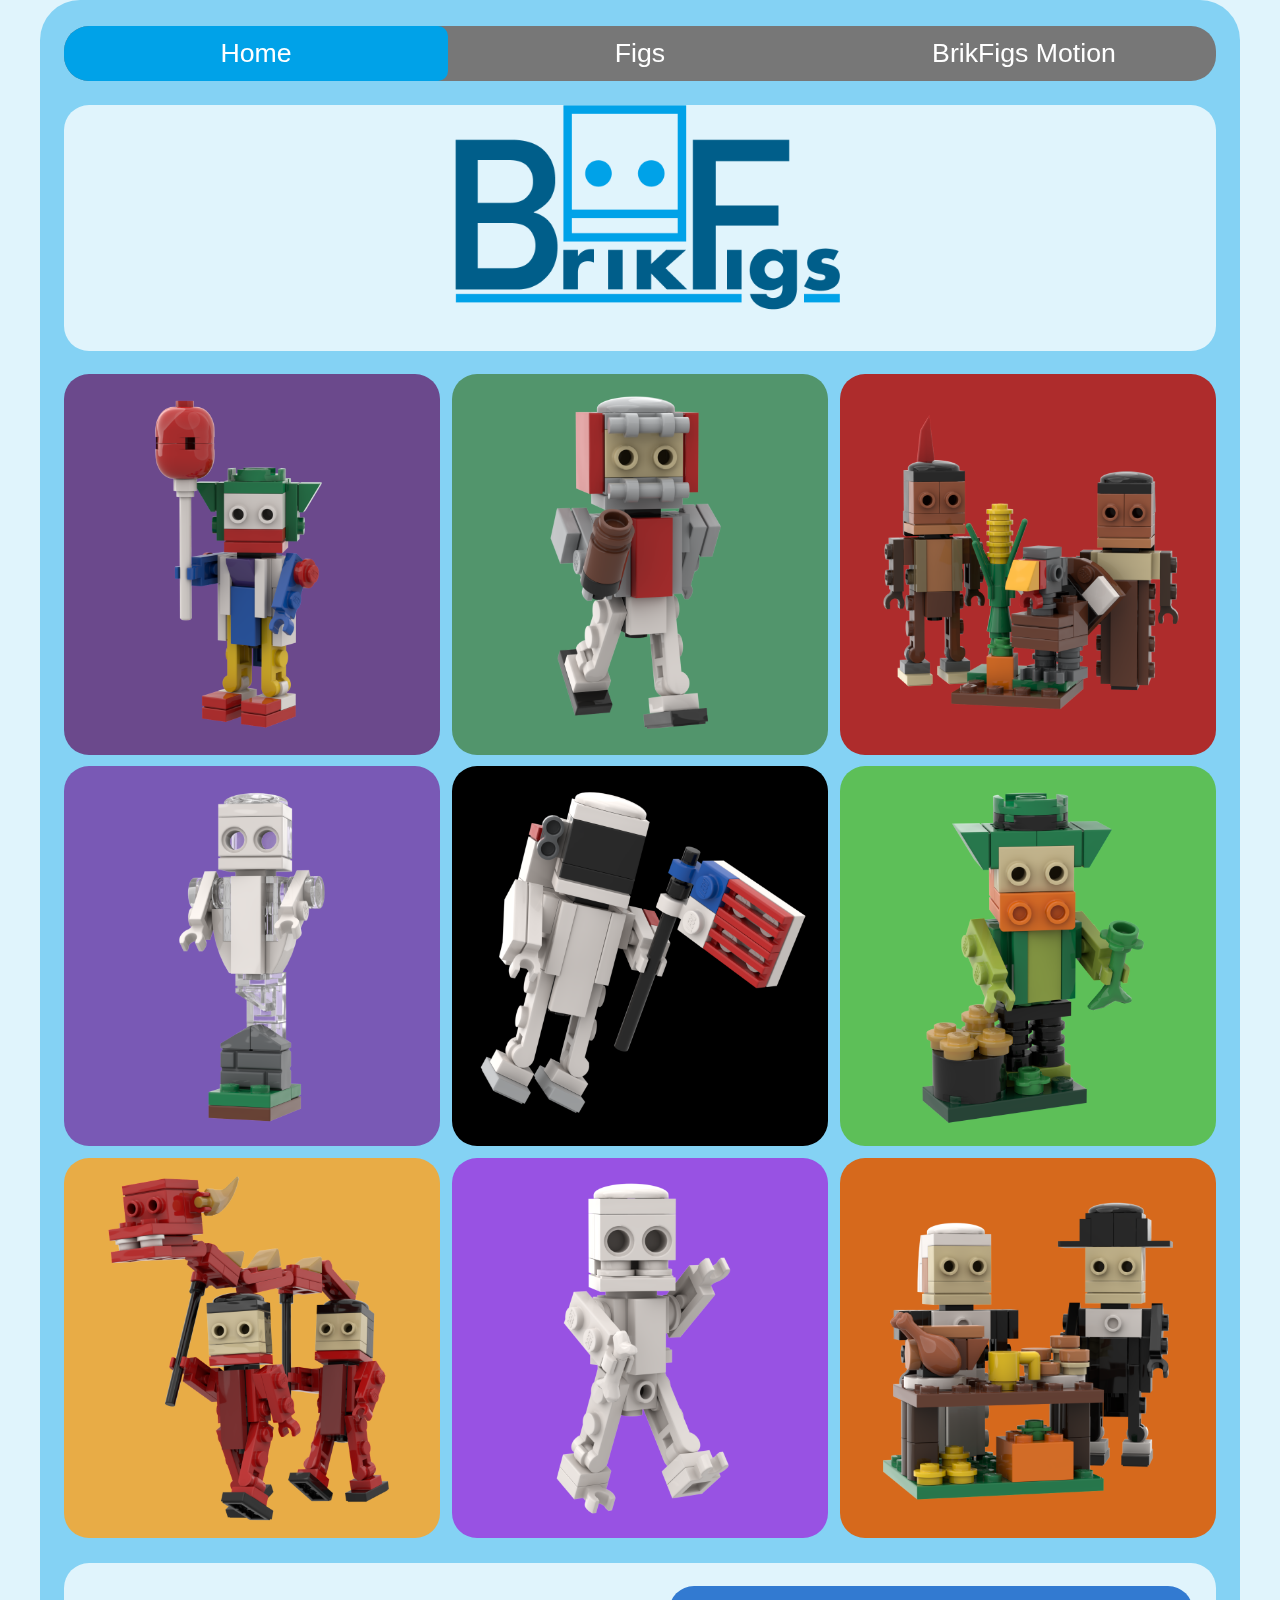
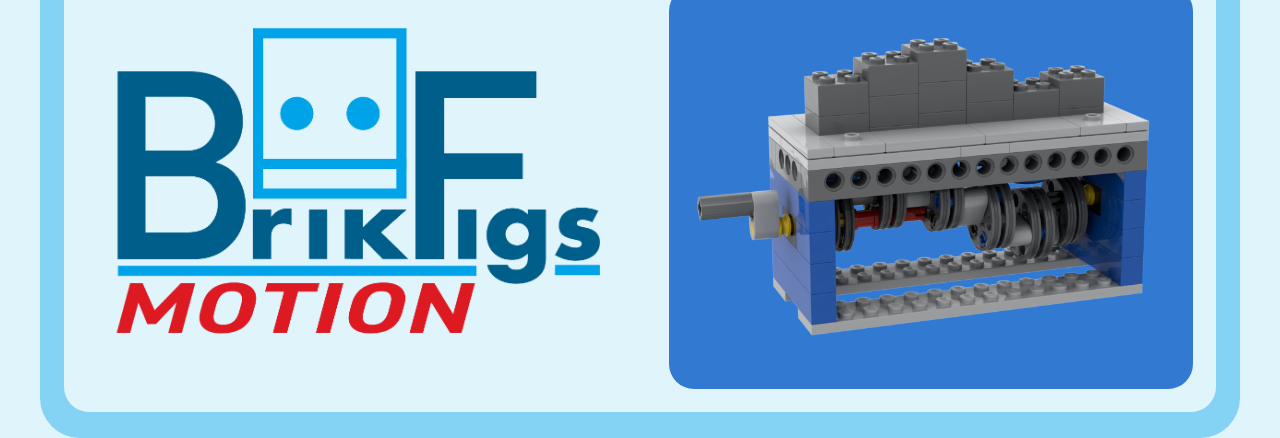
<file: index.html>
<!DOCTYPE html>

<html>
<html lang="en">
<head>
  <meta charset="UTF-8">
  <title>BrikFigs</title>
  <meta name="Author" content="Alex King"/>
  <meta name="viewport" content="width=device-width, initial-scale=1">
  <link rel="stylesheet" type="text/css" href="main.css">
  <script src="script.js"></script>
  <link rel="stylesheet" href="https://cdnjs.cloudflare.com/ajax/libs/font-awesome/4.7.0/css/font-awesome.min.css">
  <link href="https://fonts.googleapis.com/css?family=Poiret+One" rel="stylesheet">
  <link href="https://fonts.googleapis.com/css?family=Lato:300&display=swap" rel="stylesheet">
  <link href="https://fonts.googleapis.com/css?family=Nanum+Gothic" rel="stylesheet">
  <link rel="shortcut icon" type="image/png" href="favicon.ico">
</head>

<header>
  <nav class="topnav" id="navbar">
    <a href="javascript:void(0);" class="active" onclick="scrollToTop()" >Home</a>
    <a href="figs.html">Figs</a>
    <a href="motion.html">BrikFigs Motion</a>
    <!-- <a href="U.html">BrikFigsU</a> -->
    <!--<a href="about.html">About</a> -->
    <a href="javascript:void(0);" class="menu" onclick="navIcon()">
        <i class="fa fa-bars"></i>
    </a>
  </nav>
</header>

<body>
  <div class="BFHome">   <!-- Portfolio Gallery Grid -->
    <div class="BFLogo">
      <a href="figs.html">
        <img src="/images/brikfigs-logo.png" alt="BrikFigs Logo">
      </a>
    </div>
    <div class = gallery>

      <div onclick="getID(this.id)" id="card_0">
        <img src="/images/brikfigs-logo.png" alt="BrikFigs">
      </div>
      <div onclick="getID(this.id)" id="card_1">
        <img src="/images/brikfigs-logo.png" alt="BrikFigs">
      </div>
      <div onclick="getID(this.id)" id="card_2">
        <img src="/images/brikfigs-logo.png" alt="BrikFigs">
      </div>
      <div onclick="getID(this.id)" id="card_3">
        <img src="/images/brikfigs-logo.png" alt="BrikFigs">
      </div>
      <div onclick="getID(this.id)" id="card_4">
        <img src="/images/brikfigs-logo.png" alt="BrikFigs">
      </div>
      <div onclick="getID(this.id)" id="card_5">
        <img src="images/brikfigs-logo.png" alt="BrikFigs">
      </div>
      <div onclick="getID(this.id)" id="card_6">
        <img src="/images/brikfigs-logo.png" alt="BrikFigs">
      </div>
      <div onclick="getID(this.id)" id="card_7">
        <img src="/images/brikfigs-logo.png" alt="BrikFigs">
      </div>
      <div onclick="getID(this.id)" id="card_8">
        <img src="/images/brikfigs-logo.png" alt="BrikFigs">
      </div>
    </div>
  </div>
  <div class="BFMotionHome">
    <div class="BFMotionLogo">
      <a href="motion.html">
        <img src="/images/brikfigs_motion-logo.png" alt="BrikFigs Motion Logo">
      </a>
    </div>
    <div onclick="getID(this.id)" id="card_09">
      <img src="/images/brikfigs_motion-logo.png" alt="BrikFigs Motion">
    </div>
  </div>

  <!--
  <div class="BFUHome">
    <div onclick="getID(this.id)" id="card_09">
      <img src="/images/brikfigsu_explode.png" alt="BrikFigs Motion">
    </div>
    <div class="BFULogo">
      <a href="U.html">
        <img src="/images/brikfigslogo_u.png" alt="BrikFigs Motion Logo">
      </a>
    </div>
  </div>
  -->
  <div id="myModal" class="modal">
    <span class="close">&times;</span>
    <img class="modal-content" id="img01">
    <h1 id="caption"></h1>
    <input style="display:none;" type="text" onkeydown="escModal(evt)">
  </div>

</body>

</html>
</file>
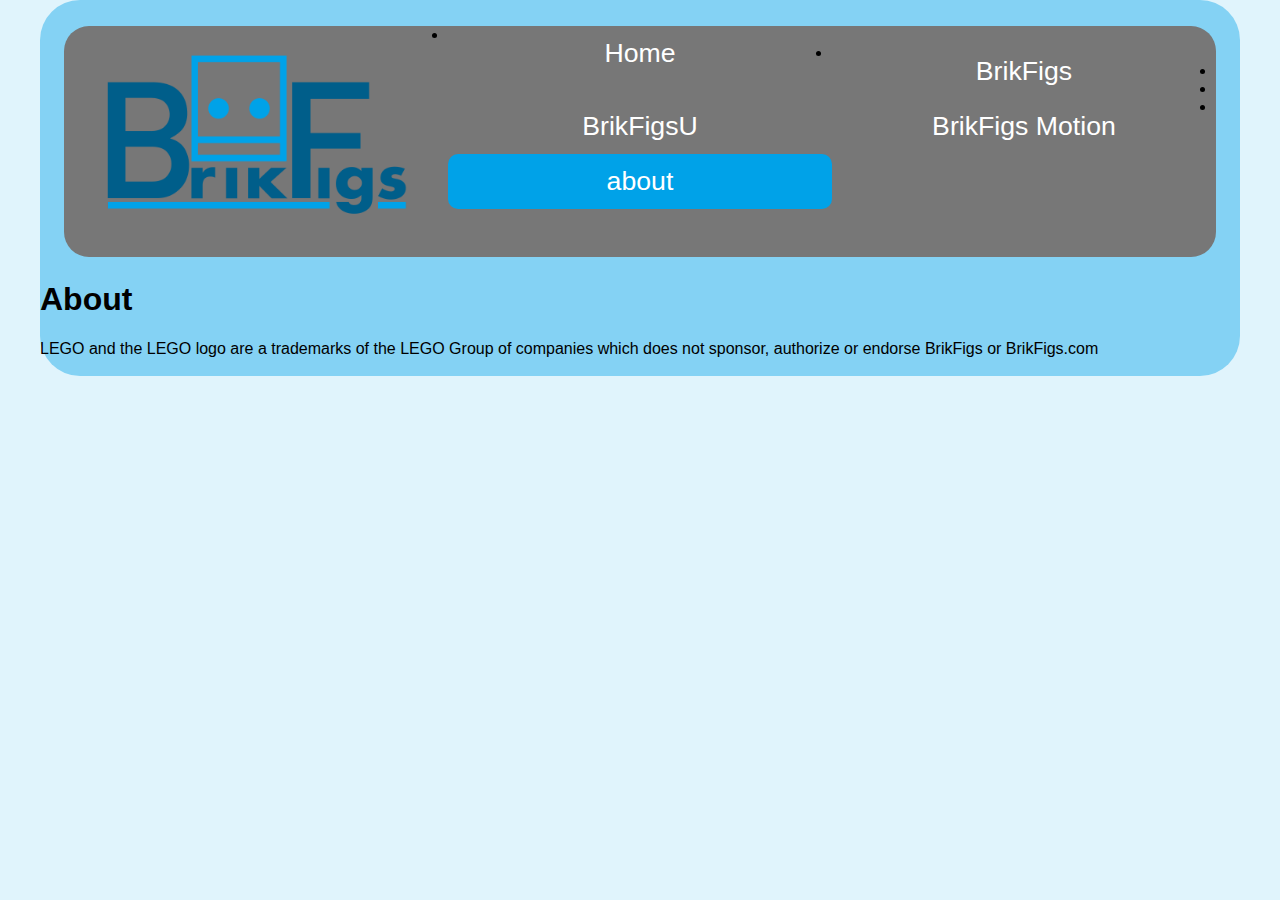
<file: about.html>
<!DOCTYPE html>

<html>
<html lang="en">
<head>
  <meta charset="UTF-8">
  <title>BrikFigs</title>
  <meta name="Author" content="Alex King"/>
  <meta name="viewport" content="width=device-width, initial-scale=1">
  <link rel="stylesheet" type="text/css" href="main.css">
  <link href="https://fonts.googleapis.com/css?family=Poiret+One" rel="stylesheet">
  <link href="https://fonts.googleapis.com/css?family=Lato:300&display=swap" rel="stylesheet">
  <link href="https://fonts.googleapis.com/css?family=Nanum+Gothic" rel="stylesheet">
  <link rel="shortcut icon" type="image/png" href="favicon.ico">
  <!-- <link rel="icon" type="image/png" href="favicon-16x16.png" sizes="16x16" /> -->

</head>

<header>
  <nav class="navigation">
        <a href="index.html">
          <img class="logo" src="images/brikfigslogo.png" alt="logo">
        </a>
      <li><a href="index.html">Home</a></li>
      <li><a href="figs.html">BrikFigs</a></li>
      <li><a href="U.html">BrikFigsU</a></li>
      <li><a href="motion.html">BrikFigs Motion</a></li>
      <li><a class="active" href="About.html">about</a></li>
  </nav>
</header>

<h1>About</h1>
<footer>
  <p> LEGO and the LEGO logo are a trademarks of the LEGO Group of companies which does not sponsor, authorize or endorse BrikFigs or BrikFigs.com
</footer>

</html>
</file>
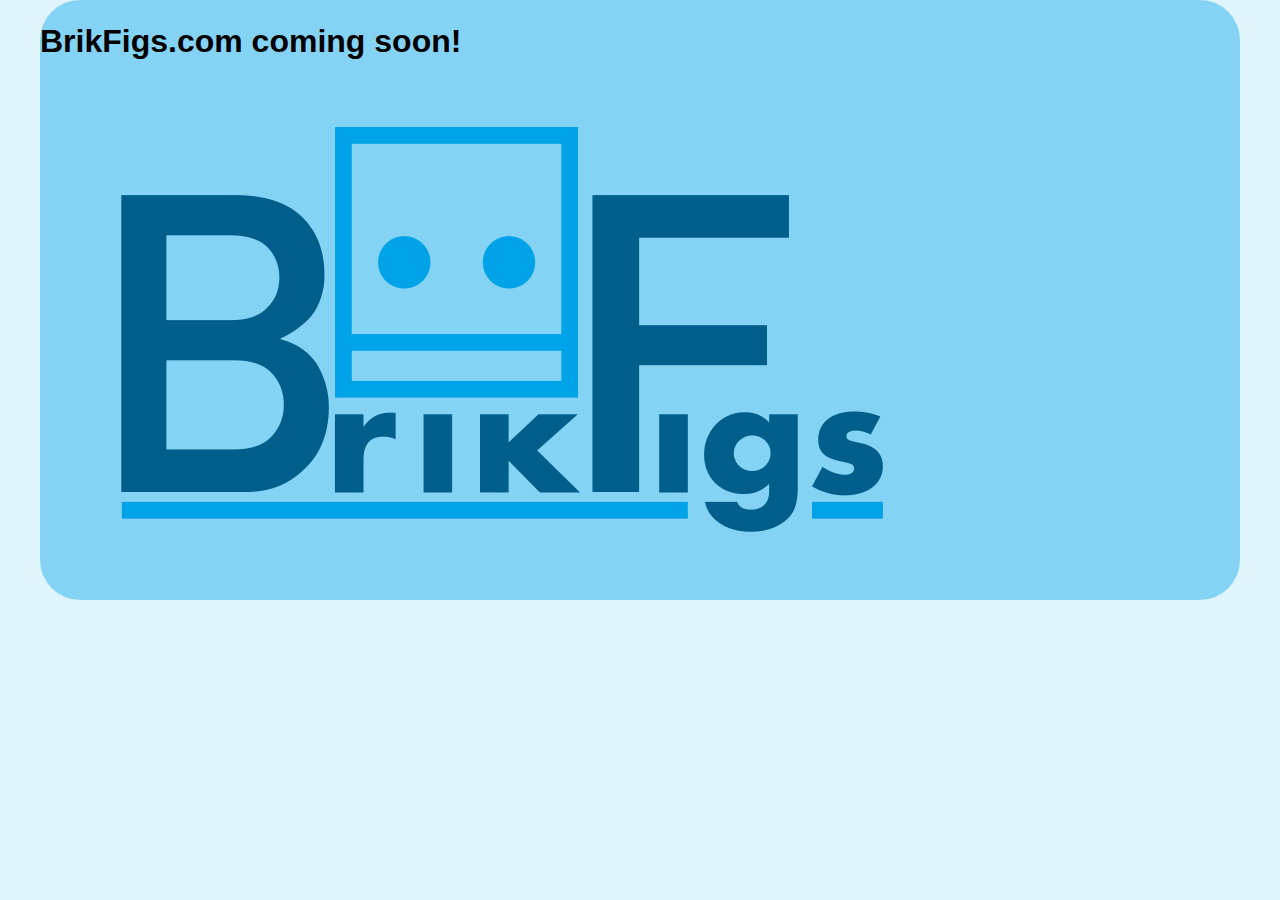
<file: coming-soon.html>
<!DOCTYPE html>

<html>
<html lang="en">
<head>
  <meta charset="UTF-8">
  <title>BrikFigs</title>
  <meta name="Author" content="Alex King"/>
  <meta name="viewport" content="width=device-width, initial-scale=1">
  <link rel="stylesheet" type="text/css" href="main.css">
  <link href="https://fonts.googleapis.com/css?family=Poiret+One" rel="stylesheet">
  <link href="https://fonts.googleapis.com/css?family=Lato:300&display=swap" rel="stylesheet">
  <link href="https://fonts.googleapis.com/css?family=Nanum+Gothic" rel="stylesheet">
  <link rel="shortcut icon" type="image/png" href="favicon.ico">
  <!<link rel="icon" type="image/png" href="favicon-16x16.png" sizes="16x16" />

</head>

<h1>BrikFigs.com coming soon!</h1>

<img src="images/brikfigslogo.png" alt="logo">

<body>
  <script type="text/javascript"> //<![CDATA[
  var tlJsHost = ((window.location.protocol == "https:") ? "https://secure.trust-provider.com/" : "http://www.trustlogo.com/");
  document.write(unescape("%3Cscript src='" + tlJsHost + "trustlogo/javascript/trustlogo.js' type='text/javascript'%3E%3C/script%3E"));
//]]></script>
<script language="JavaScript" type="text/javascript">
  TrustLogo("https://ssl.comodo.com/images/seals/sectigo_trust_seal_lg_2x.png", "SECEV", "none");
</script>

</body>
</file>
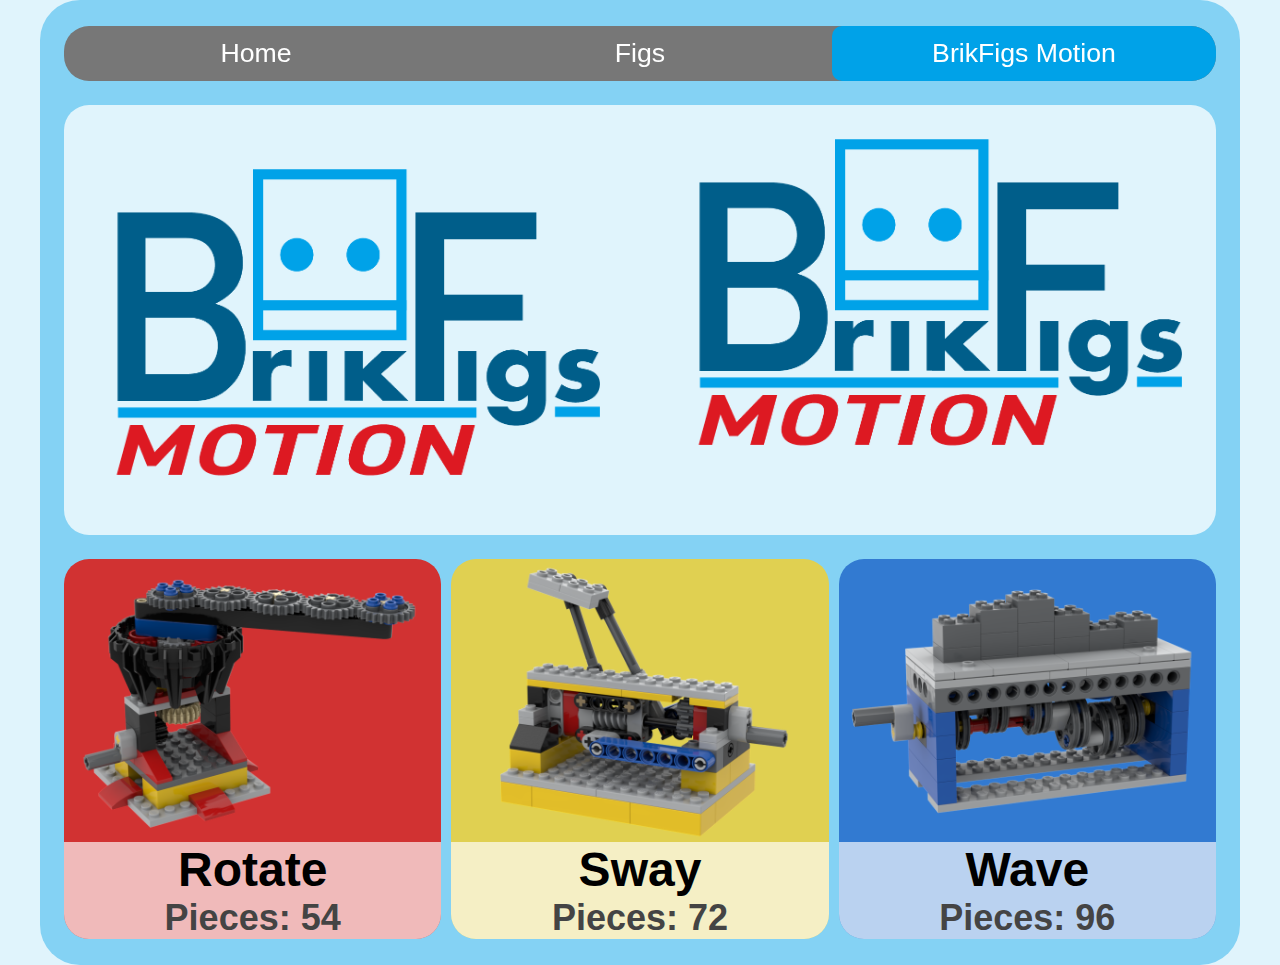
<file: motion.html>
<!DOCTYPE html>

<html>
<html lang="en">
<head>
  <meta charset="UTF-8">
  <title>BrikFigs</title>
  <meta name="Author" content="Alex King"/>
  <meta name="viewport" content="width=device-width, initial-scale=1">
  <link rel="stylesheet" type="text/css" href="main.css">
  <script src="script.js"></script>
  <link rel="stylesheet" href="https://cdnjs.cloudflare.com/ajax/libs/font-awesome/4.7.0/css/font-awesome.min.css">
  <link href="https://fonts.googleapis.com/css?family=Poiret+One" rel="stylesheet">
  <link href="https://fonts.googleapis.com/css?family=Lato:300&display=swap" rel="stylesheet">
  <link href="https://fonts.googleapis.com/css?family=Nanum+Gothic" rel="stylesheet">
  <link rel="shortcut icon" type="image/png" href="favicon.ico">
</head>

<header>
  <nav class="topnav" id="navbar">
    <a href="index.html">Home</a>
    <a href="figs.html">Figs</a>
    <a href="javascript:void(0);" class="active" onclick="scrollToTop()">BrikFigs Motion</a>
    <!-- <a href="U.html">BrikFigsU</a> -->
    <!-- <a href="about.html">About</a> -->
    <a href="javascript:void(0);" class="menu" onclick="navIcon()">
        <i class="fa fa-bars"></i>
    </a>
  </nav>
</header>

<body onresize="updateDropMenu()">
  <div class="BFMotionHome">
    <div class="BFMotionLogo">
        <img src="images/brikfigs_motion-logo.png" alt="BrikFigs Motion Logo">
    </div>
    <div onclick="getID(this.id)" id="motion-combo">
      <img src="images/brikfigs_motion-logo.png" alt="BrikFigs Motion">
    </div>
  </div>
  <div class="MotionPage">
    <div class="motiongallery">
    </div>
  </div>

  <div id="myModal" class="modal">
    <span class="close">&times;</span>
    <img class="modal-content" id="img01">
    <h1 id="caption"></h1>
    <input style="display:none;" type="text" onkeydown="escModal(evt)">
  </div>
</body>

</html>
</file>
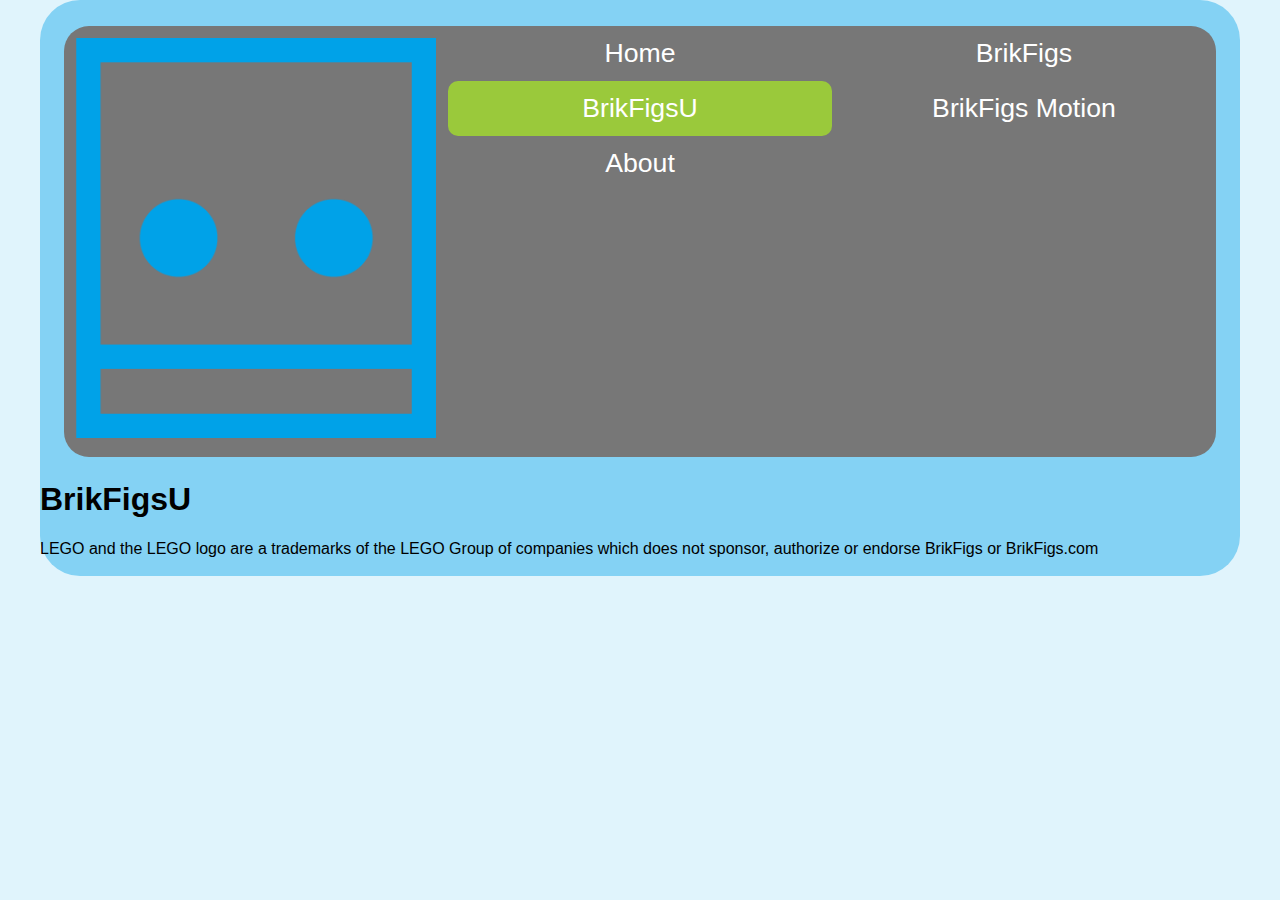
<file: U.html>
<!DOCTYPE html>

<html>
<html lang="en">
<head>
  <meta charset="UTF-8">
  <title>BrikFigs</title>
  <meta name="Author" content="Alex King"/>
  <meta name="viewport" content="width=device-width, initial-scale=1">
  <link rel="stylesheet" type="text/css" href="main.css">
  <link href="https://fonts.googleapis.com/css?family=Poiret+One" rel="stylesheet">
  <link href="https://fonts.googleapis.com/css?family=Lato:300&display=swap" rel="stylesheet">
  <link href="https://fonts.googleapis.com/css?family=Nanum+Gothic" rel="stylesheet">
  <link rel="shortcut icon" type="image/png" href="favicon.ico">
</head>

<header>
  <nav>
    <a class="icon" href="index.html">
      <img src="images/brikfigs_head.png" alt="logo">
    </a>
    <a href="index.html">Home</a>
    <a href="figs.html">BrikFigs</a>
    <a class="active" style="background-color:#9ac93b" href="U.html">BrikFigsU</a>
    <a href="motion.html">BrikFigs Motion</a>
    <a href="about.html">About</a>
  </nav>
</header>

<h1>BrikFigsU</h1>
<footer>
  <p> LEGO and the LEGO logo are a trademarks of the LEGO Group of companies which does not sponsor, authorize or endorse BrikFigs or BrikFigs.com
</footer>

</html>
</file>
<file: main.css>
html{
  /*background-color: #FCFFFF;*/
  background-color: #e0f4fc;
  font-family: "DIN Alternate", sans-serif;
}

body{
  background-color: #84D2F4;
  max-width: 1200px;
  margin: auto;
    -webkit-border-radius: 40px;
  border-radius: 40px;
  padding-top: 2px;
  padding-bottom: 2px;
  -webkit-transition-property: -webkit-border-radius;
  transition-property: border-radius;
  -webkit-transition-duration: .2s;
  transition-duration: .2s;
}

@media screen and (max-width: 1200px){
  body{
    -webkit-border-radius: 0px;
    border-radius: none;
  }
}

img {
  margin: auto;
  max-width: 100%;
}

* {
  box-sizing: border-box;
}

@media (hover: hover) {
  nav a:not(.active):hover{
    background-color: #005e8a;
    -webkit-border-radius: 10px;
    border-radius: 10px;
  }
  nav .dropicon{
    display: none !important;
  }
  nav :hover .dropicon{
      display: inline-block !important;
      float: center;
      position: inherit;
    }
  .figFilters button:hover{
    background-color: #005e8a !important;
    cursor: pointer;
  }
  .gallery div:hover{
    position: relative;
    z-index: 1;
    transform: scale(1.25, 1.25);
    -webkit-box-shadow: 5px 5px 10px #444444;
    box-shadow: 5px 5px 10px #444444;
    cursor: pointer;
  }

  .motiongallery .container:hover{
    position: relative;
    z-index: 1;
    transform: scale(1.25, 1.25);
    -webkit-box-shadow: 5px 5px 10px #444444;
    box-shadow: 5px 5px 10px #444444;
    cursor: pointer;
  }

  .BFMotionHome div:not(.BFMotionLogo):hover{
    cursor: pointer;
    position: relative;
    z-index: 1;
    transform: scale(1.25, 1.25);
    -webkit-box-shadow: 5px 5px 10px #444444;
    box-shadow: 5px 5px 10px #444444;
    cursor: pointer;
  }
  .FigsFilters button:hover{
    background-color: #005e8a;
    /*-webkit-border-radius: 10px;
    border-radius: 10px;*/
  }
  .FigsPage .container:hover{
    cursor: pointer;
  }
}
@media (hover: none){
  @media screen and (max-width: 900px){
    nav .fa-caret-right{
      display: inline-block;
      float: center;
      position: inherit;
    }
  }
  @media screen and (min-width: 901px){
    nav .fa-caret-down{
      display: inline-block;
      float: center;
      position: inherit;
    }
  }
}

/*Modal images----------------------------------------------------------------*/
/* The Modal (background) */
.modal {
  display: none; /* Hidden by default */
  position: fixed; /* Stay in place */
  z-index: 2; /* Sit on top */
  padding-top: 100px; /* Location of the box */
  left: 0;
  top: 0;
  width: 100%; /* Full width */
  height: 100%; /* Full height */
  overflow: auto; /* Enable scroll if needed */
  background-color: rgb(0,0,0); /* Fallback color */
  background-color: rgba(0,0,0,0.9); /* Black w/ opacity */
}

/* Modal Content (image) */
.modal-content {
  margin: auto;
  display: block;
  width: 80%;
  max-width: 700px;
}

/* Caption of Modal Image */
#caption {
  margin: auto;
  display: block;
  width: 80%;
  max-width: 700px;
  text-align: center;
  color: #ccc;
  padding: 10px 0;
  height: 150px;
}

/* Add Animation */
.modal-content, #caption {
  -webkit-animation-name: zoom;
  -webkit-animation-duration: 0.6s;
  animation-name: zoom;
  animation-duration: 0.6s;
}

@-webkit-keyframes zoom {
  from {-webkit-transform:scale(0)}
  to {-webkit-transform:scale(1)}
}

@keyframes zoom {
  from {transform:scale(0)}
  to {transform:scale(1)}
}

/* The Close Button */
.close {
  position: absolute;
  top: 15px;
  right: 35px;
  color: #f1f1f1;
  font-size: 40px;
  font-weight: bold;
  -webkit-transition: 0.3s;
  transition: 0.3s;
}

.close:hover,
.close:focus {
  color: #bbb;
  text-decoration: none;
  cursor: pointer;
}

/* 100% Image Width on Smaller Screens */
@media screen and (max-width: 700px){
  .modal-content {
    width: 100%;
  }
}
/*Navigation Bar -------------------------------------------------------------*/

header{
  position: -webkit-sticky;
  position: sticky;
  top: 0;
  z-index: 2;
  max-width: 1200px;
  margin: 2%;
}

nav {
  overflow: hidden;
  background-color: #777777;
  -webkit-border-radius: 25px;
  border-radius: 25px;
}

nav a{
  display: block;
  width: 33.3333%;
  padding: 12px;
  float: left;
  text-align: center;
  color: white;
  text-decoration: none;
  font-size: 20pt;
  white-space: nowrap;
  -webkit-transition: all 0.2s ease;
  transition: all 0.2s ease;
}


nav .active {
  background-color: #00a2e8;
  -webkit-border-radius: 10px;
  border-radius: 10px;
}

 .topnav .menu{
  display: none;
}

.figFilters {
  display: none;
}

.dropIcon{
  z-index: 4;
}

.show button{
display: inline-block;
width: 20%;
float: left;
background-color: inherit;
border: none;
outline: none;
font-size: 20pt;
text-align: center;
color: white;
text-decoration: none;
white-space: nowrap;
-webkit-transition: all 0.2s ease;
transition: all 0.2s ease;
}

.show {
  width: 100%;
  display: block;
  overflow: hidden;
  background-color: #aaaaaa;
  float: center;
  border-radius: 0px;
}

  @media screen and (max-width: 900px) {
  .topnav :not(:nth-child(1)){
    display: none;
  }
  .topnav a.menu {
    float: right;
    display:block;
    width: auto;
  }
  .topnav {
    width: auto;
    padding: auto;
  }
  .topnav.responsive {
    position: relative;
  }
  .topnav.responsive .menu {
    position: absolute;
    text-align: right;
    right: 0;
    top: 0;
    width: auto;
  }
  .topnav.responsive a{
    float: none;
    display: block;
    text-align: left;
    width: auto;
  }

  .show{
    display:block !important;
    width: auto;
    padding: auto;
    float: right;
    position: relative;
    border-radius: 10px;
  }
  .show button{
    float: none;
    display: block !important;
    width: 100%;
  }
}

/*Brikfigs Home Section-------------------------------------------------------*/
.BFHome{
  margin: 2%;
  margin-bottom: 4%
}

.BFLogo {
  margin-bottom: 2%;
  display: block;
  background-color: #e0f4fc;
  -webkit-border-radius: 25px;
  border-radius: 25px;
}

.BFLogo a {
  display: block;
  max-width: 400px;
  margin-left: auto;
  margin-right: auto;
}

.gallery {
  display: grid;
  grid-gap: 1%;
  justify-content: space-evenly;
  grid-template-columns: 1fr 1fr 1fr;
}

.gallery div{
  display: block;
  padding: 10px;
  -webkit-border-radius: 25px;
  border-radius: 25px;
  -webkit-transition-timing-function: ease;
  transition-timing-function: ease;
  -webkit-transition-duration: .5s;
  transition-duration: .5s;
}



/*BrikFigs Motion Secion Home Page--------------------------------------------*/
.BFMotionHome {
  background-color: #e0f4fc;
  border-radius: 25px;
  display: grid;
  grid-gap: 1%;
  justify-content: space-evenly;
  grid-template-columns: 1fr 1fr;
  margin: 2%;
}

.BFMotionHome div{
  display: block;
  padding: 2%;
  margin: 4%;
  -webkit-border-radius: 25px;
  border-radius: 25px;
  -webkit-transition-timing-function: ease;
  transition-timing-function: ease;
  -webkit-transition-duration: .5s;
  transition-duration: .5s;
}

.BFMotionLogo img{
  margin-left: auto;
  margin-right: auto;
  margin-top: 6%
}

/*BrikFigsU Section Home Page-------------------------------------------------*/

.BFUHome {
  display: grid;
  background-color: #caf0c2;
  border-radius: 25px;
  grid-gap: 1%;
  justify-content: space-evenly;
  grid-template-columns: 1fr 1fr;
  margin: 2%;
}

.BFUHome div{
  display: block;
  padding: 2%;
  -webkit-border-radius: 25px;
  border-radius: 25px;
}

.BFULogo img{
  margin-left: auto;
  margin-right: auto;
  margin-top: 6%
}

/*Figs Page-------------------------------------------------------------------*/

.FigsPage{
  margin: 2%;
}

.figsgallery {
  display: grid;
  grid-gap: 10px;
  justify-content: space-evenly;
  grid-template-columns: 1fr 1fr;
  align-content: center;
}

.figsgallery img{
  display: block;
  width: 100%
}

.figsgallery .container {
  display: block;
  border-radius: 25px;
}

.figsgallery .figinfo{
  background-color: #ffffffaa;
  display: block;
  border-radius: 0px 0px 25px 25px;
  float: center;
  position: relative;
  vertical-align: baseline;
  margin: 0;
}

.figsgallery .nme{
  display: block;
  color: #000000;
  font-size: 4vw;
  text-align: center;
  float: center;
  margin-top: 0px;
  margin-bottom: 0px;
}

.figsgallery .pcs{
  white-space: nowrap;
  float: center;
  color: #444444;
  font-size: 3vw;
  text-align: center;
  margin-top: 0px;
  margin-bottom: 0px;
}

@media screen and (min-width: 1200px){
  .figsgallery .nme{
    font-size: 48px;
  }
  .figsgallery .pcs{
    font-size: 36px;
  }
}

/*BrikFigs Motion Page--------------------------------------------------------*/
.MotionPage{
  margin: 2%;
}

.BFMLogo {
  margin-bottom: 2%;
  display: block;
  background-color: #e0f4fc;
  -webkit-border-radius: 25px;
  border-radius: 25px;
}

.BFMLogo a {
  display: block;
  max-width: 400px;
  margin-left: auto;
  margin-right: auto;
}

.motiongallery {
  display: grid;
  grid-gap: 10px;
  justify-content: space-evenly;
  grid-template-columns: 1fr 1fr 1fr;
  align-content: center;
}

.motiongallery img{
  display: block;
  width: 100%
}

.motiongallery .container {
  display: block;
  border-radius: 25px;
  -webkit-transition-timing-function: ease;
  transition-timing-function: ease;
  -webkit-transition-duration: .5s;
  transition-duration: .5s;
}

.motiongallery .motioninfo{
  background-color: #ffffffaa;
  display: block;
  border-radius: 0px 0px 25px 25px;
  float: center;
  position: relative;
  vertical-align: baseline;
  margin: 0;
}

.motiongallery .nme{
  display: block;
  color: #000000;
  font-size: 4vw;
  text-align: center;
  float: center;
  margin-top: 0px;
  margin-bottom: 0px;
}

.motiongallery .pcs{
  white-space: nowrap;
  float: center;
  color: #444444;
  font-size: 3vw;
  text-align: center;
  margin-top: 0px;
  margin-bottom: 0px;
}

@media screen and (min-width: 1200px){
  .motiongallery .nme{
    font-size: 48px;
  }
  .motiongallery .pcs{
    font-size: 36px;
  }
}
</file>
